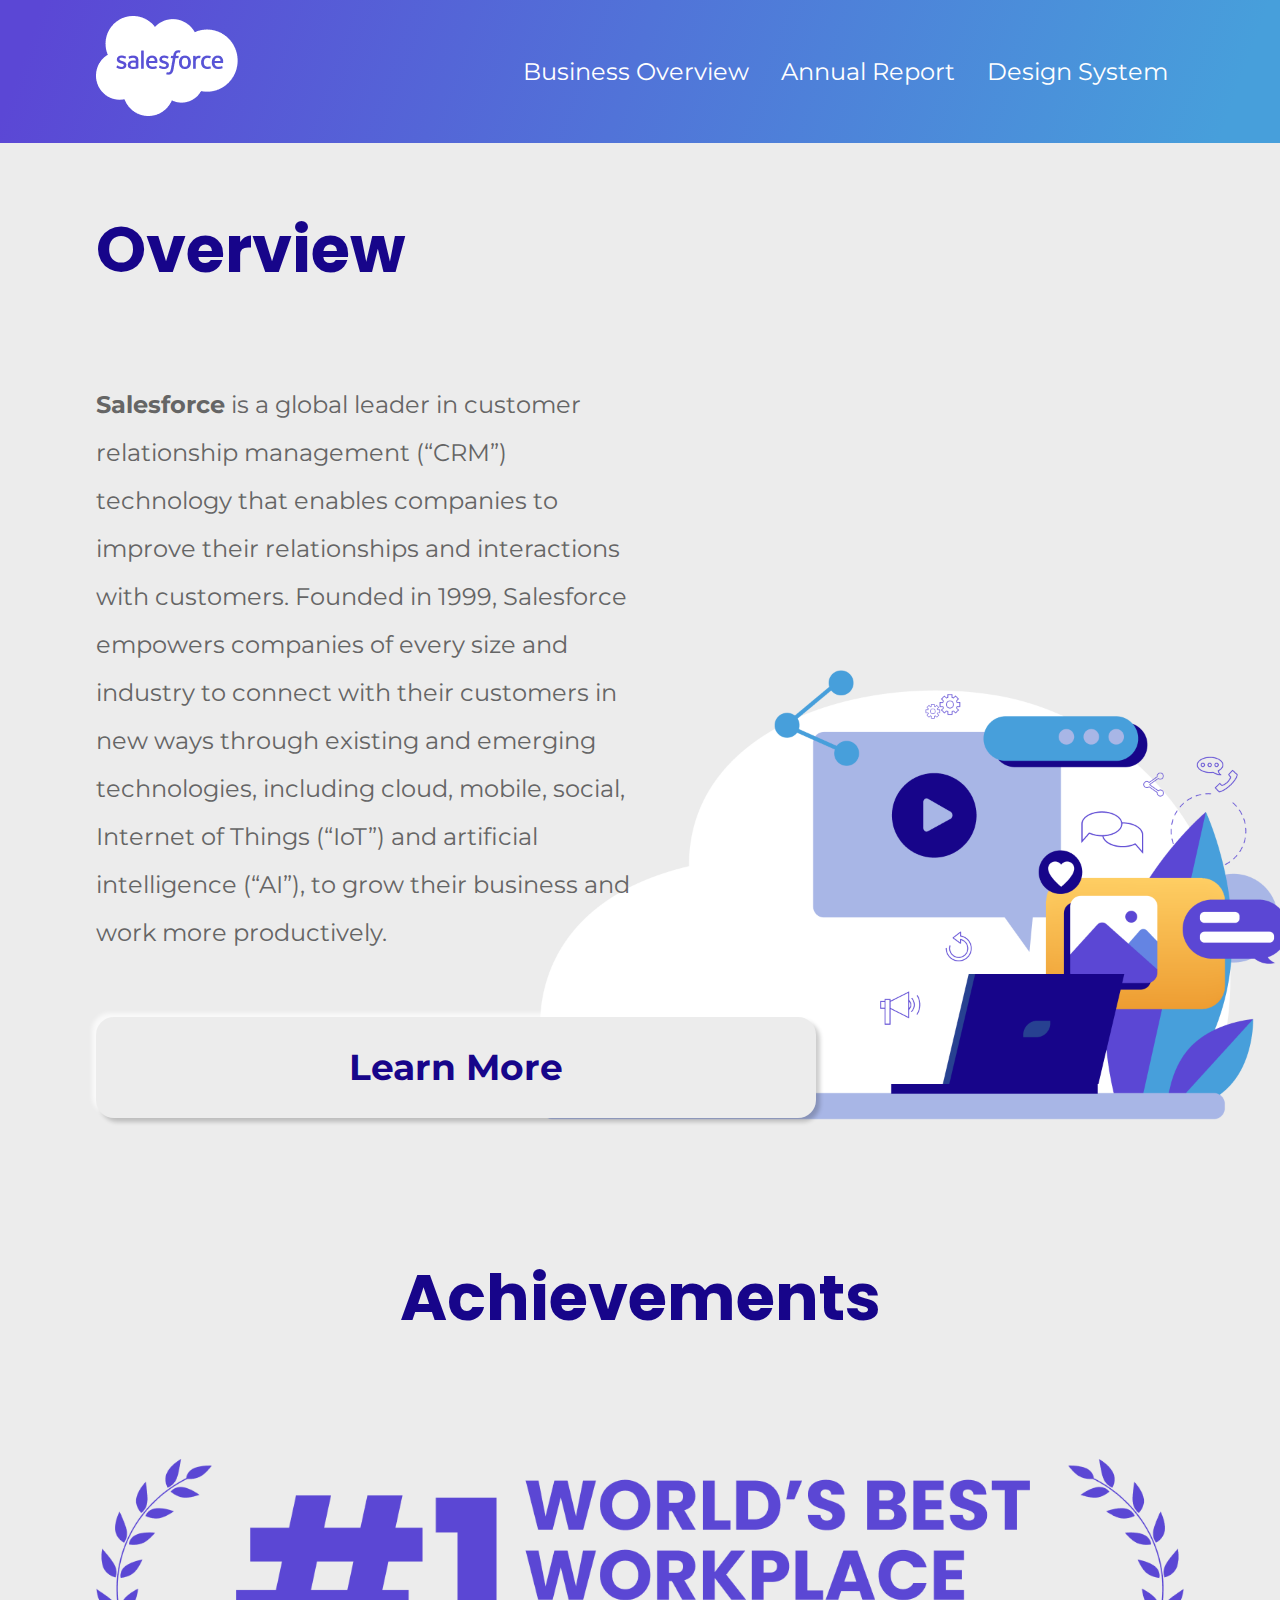
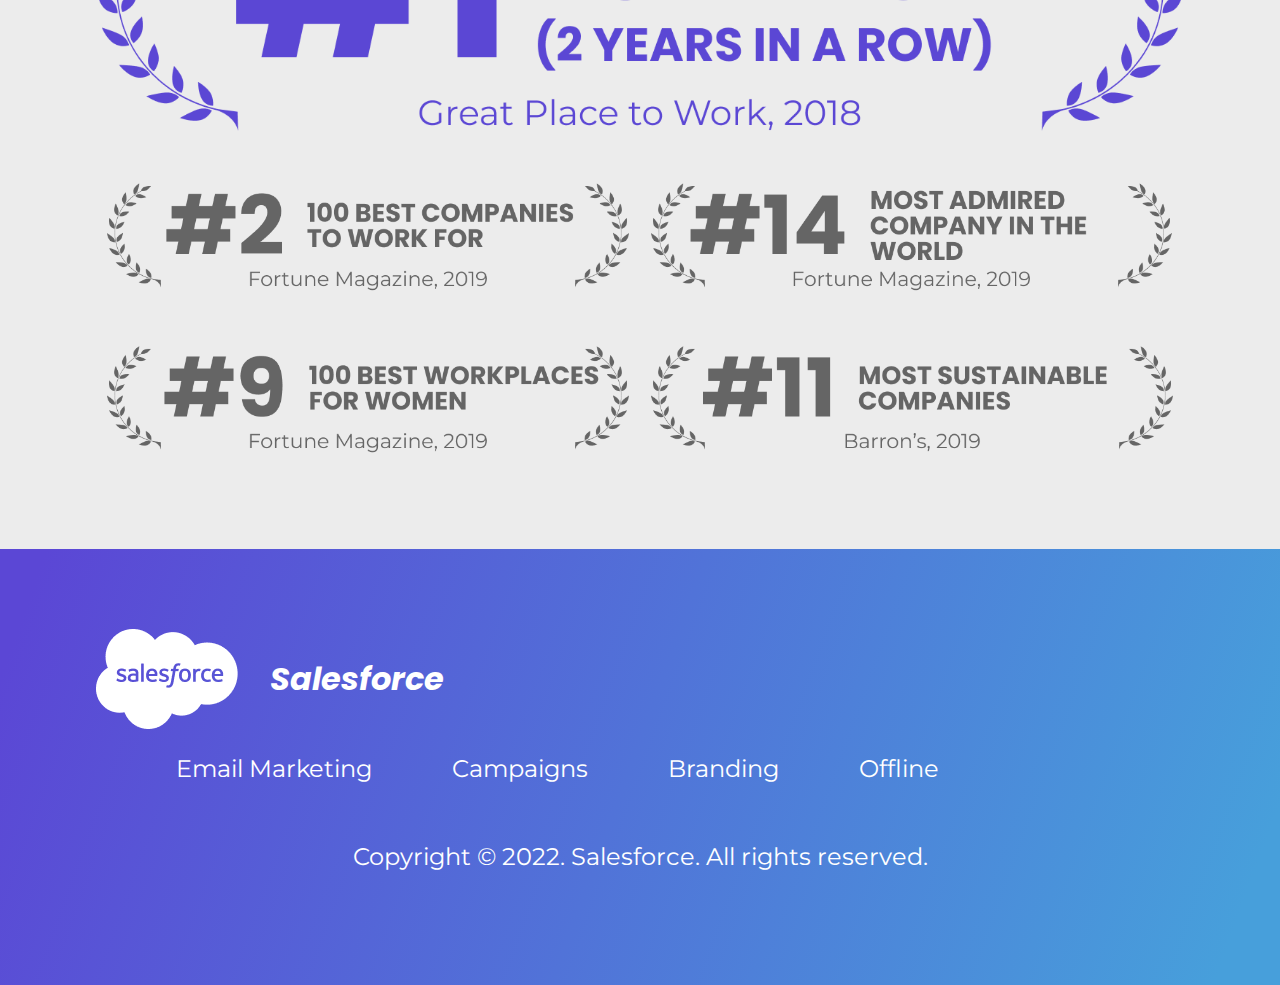
<file: WangY_p2b/index.html>
<!DOCTYPE html>
<html>
    
    <head>
        <meta charset="utf-8">
        <title>Yanfei Wang - project 2 annual report - homepage</title>
        <link rel="stylesheet" href="styles/main.css" type="text/css">
        <meta name="viewpoint" content="width=device-width,initial-scale=1"/>
    </head>
    
    <body>

        <div id="headerbar">
            <div class="container">
                <header>
                    <div class="logo">
                    <img src="images/logo-white.png" alt="logo">
                    </div>
                    <nav>
                        <ul>
                            <li><a href="index.html" target="_blank">Business Overview</a></li>
                            <li><a href="report.html">Annual Report</a></li><li><a href="design.html" target="_blank">Design System</a></li>
                        </ul>
                    </nav>
                </header>
            </div>
            
        </div>

        <div id="hero">
            <div class="container">
                <h1>Overview</h1>
                <p><span>Salesforce</span> is a global leader in customer relationship management (“CRM”) technology that enables companies to improve their relationships and interactions with customers. Founded in 1999, Salesforce empowers companies of every size and industry to connect with their customers in new ways through existing and emerging technologies, including cloud, mobile, social, Internet of Things (“IoT”) and artificial intelligence (“AI”), to grow their business and work more productively.
                </p>
                <a class="button">Learn More</a>
            </div>
        </div>

        <div id="achievements">
            <div class="container">
                <h1>Achievements</h1>
                <img class="top" src="images/achieve-1.png" alt="achievement">
                <div class="prize">
                    <img src="images/achieve-2.png" alt="achievement">
                    <img src="images/achieve-3.png" alt="achievement">
                    <img src="images/achieve-4.png" alt="achievement">
                    <img src="images/achieve-5.png" alt="achievement">
                </div>
            </div>
        </div>

        <div id="footerbar">
            <div class="container">
                <footer>
                    <div class="links">
                        <div class="logoname">
                            <img src="images/logo-white.png" alt="logo">
                            <h2>Salesforce</h2>
                        </div>
                        <ul>
                            <li><a href="#">Email Marketing</a></li>
                            <li><a href="#">Campaigns</a></li>
                            <li><a href="#">Branding</a></li>
                            <li><a href="#">Offline</a></li>
                        </ul>
                    </div>

                    <p>Copyright © 2022. Salesforce. All rights reserved.</p>
                
                </footer>
            
            </div>
        </div>

    </body>
</html>
</file>
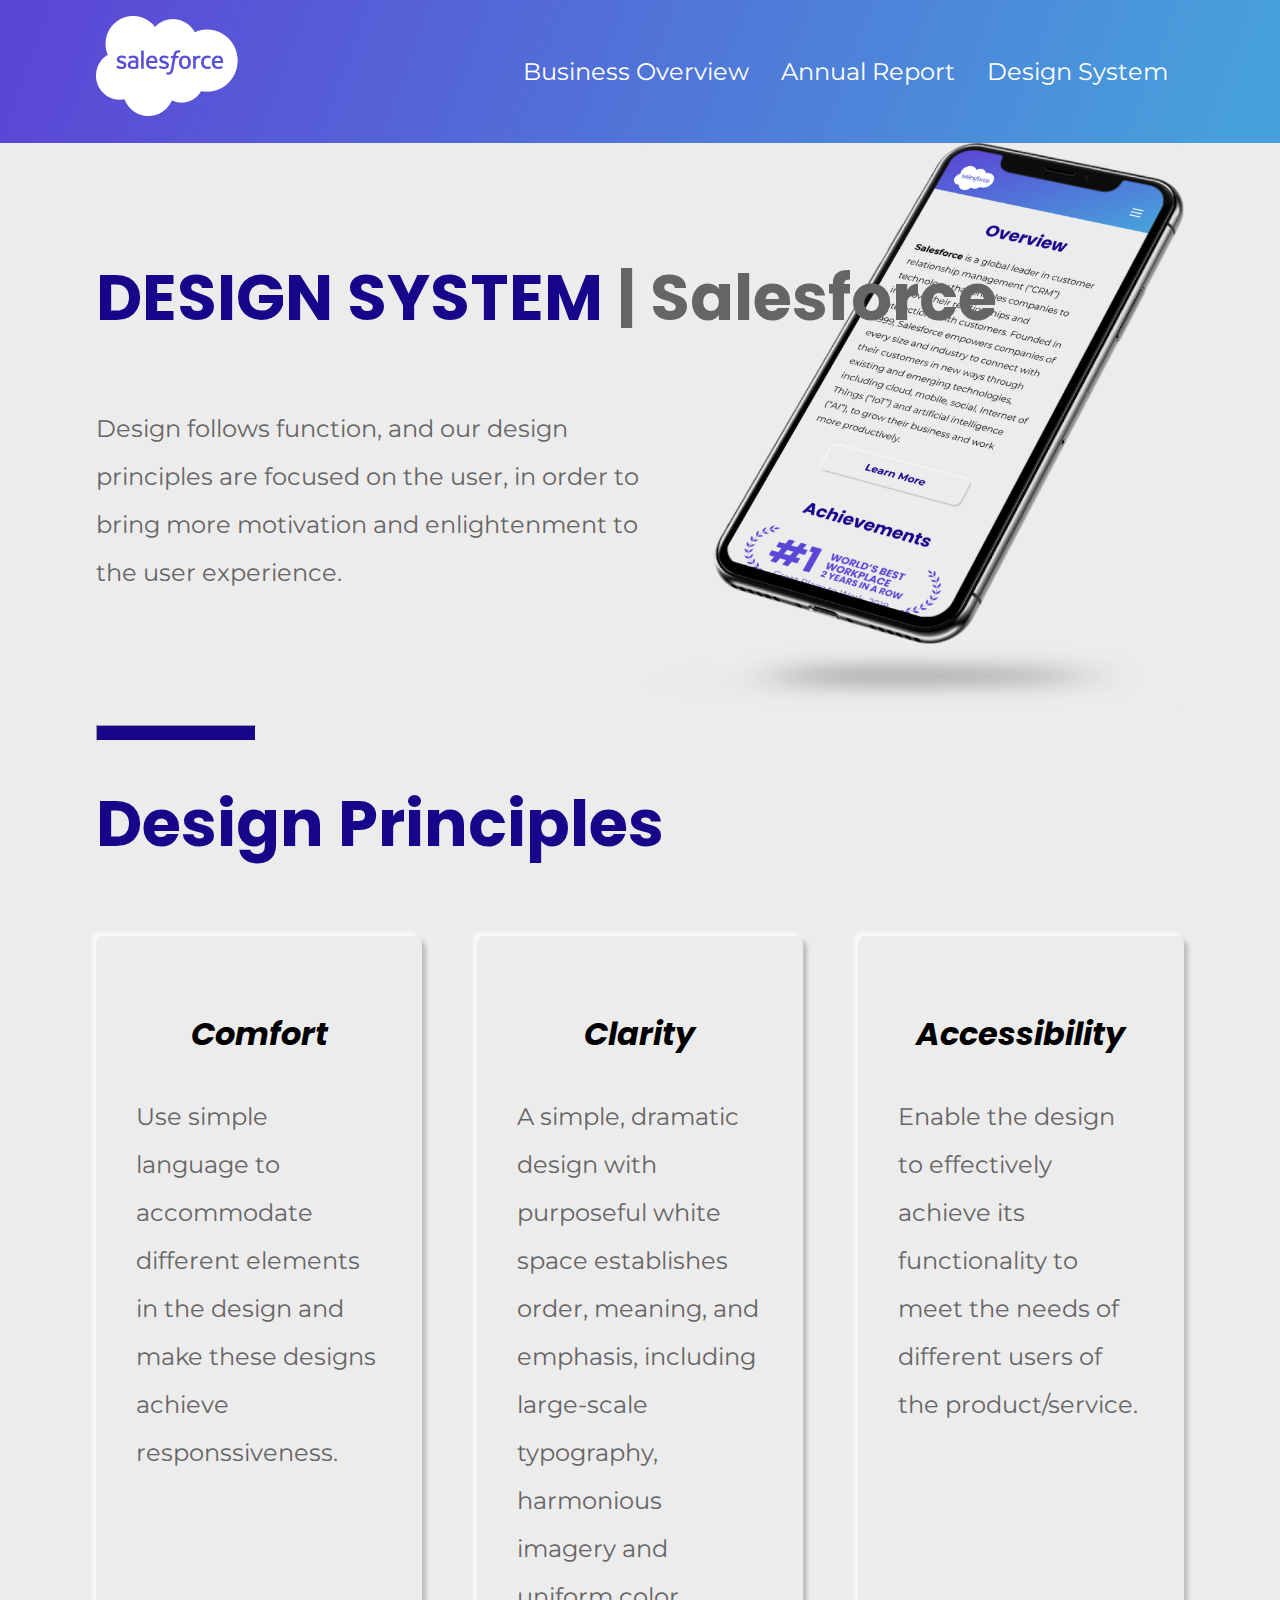
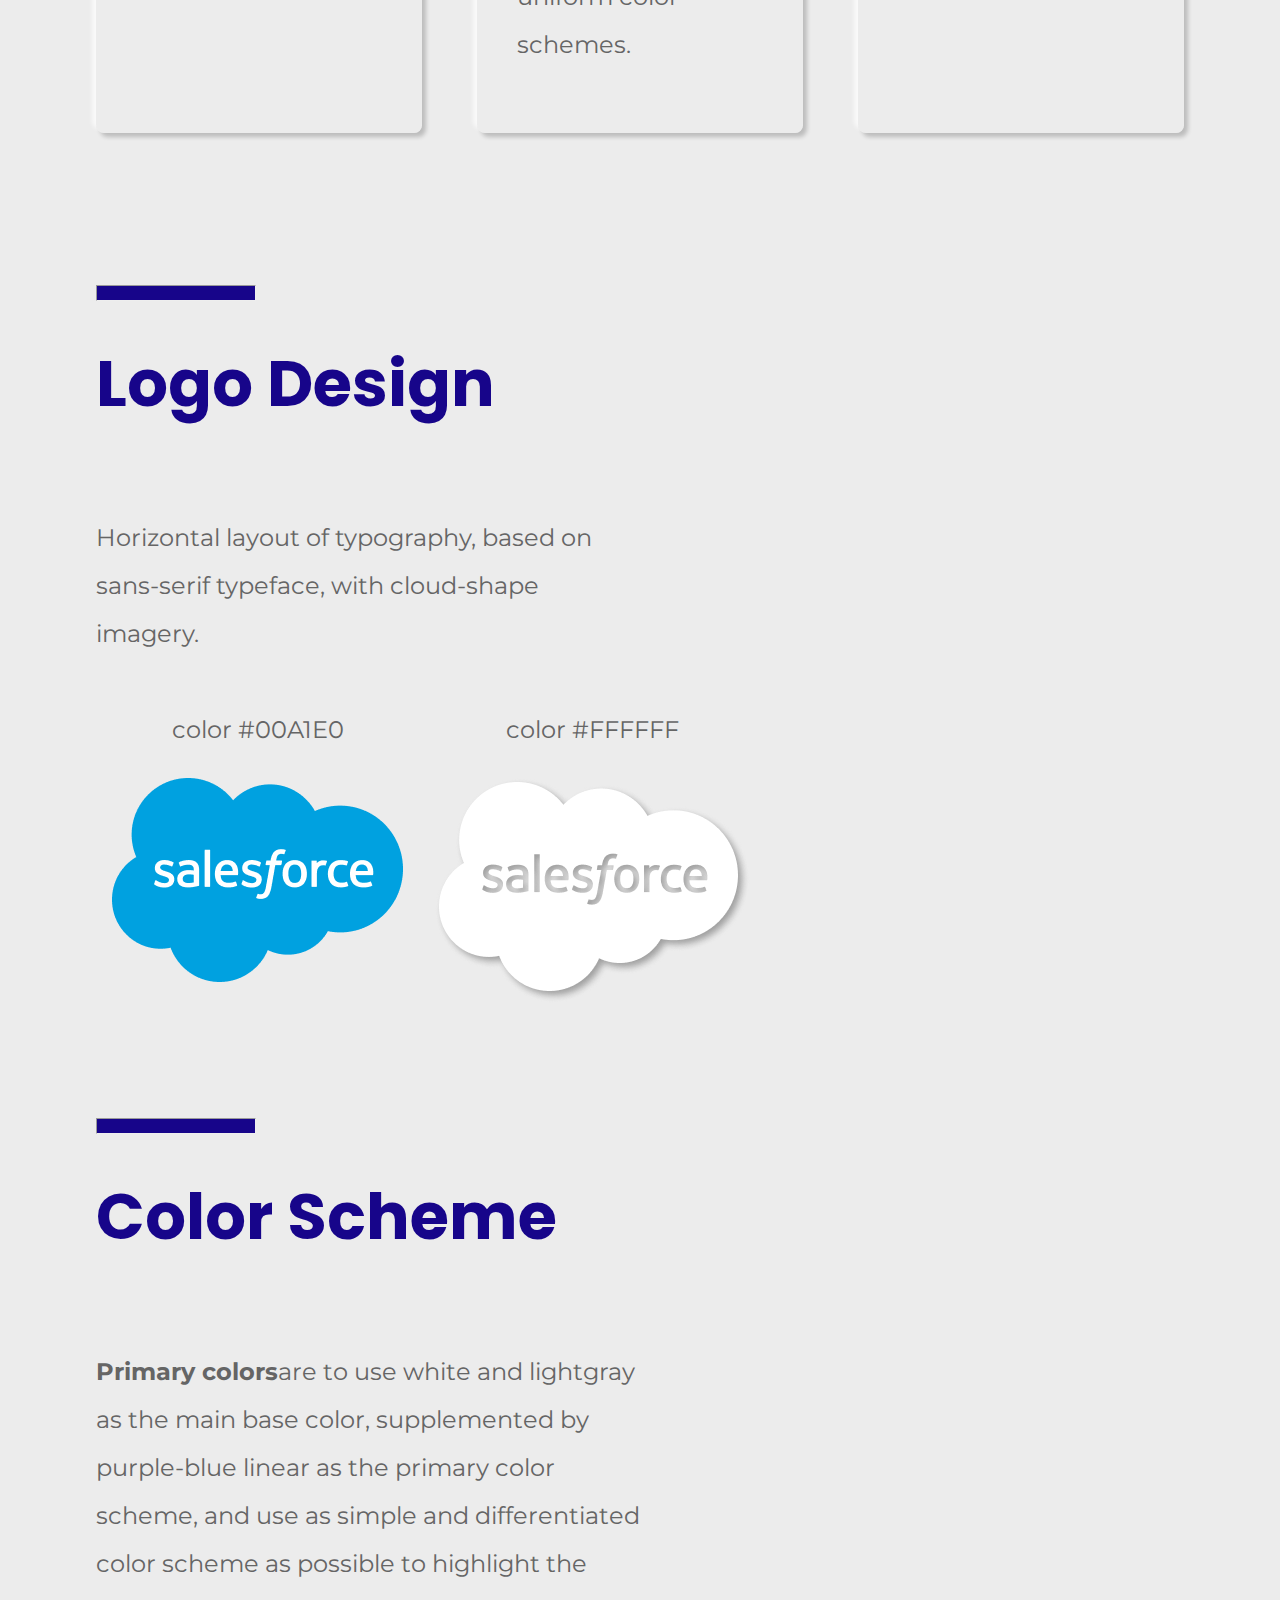
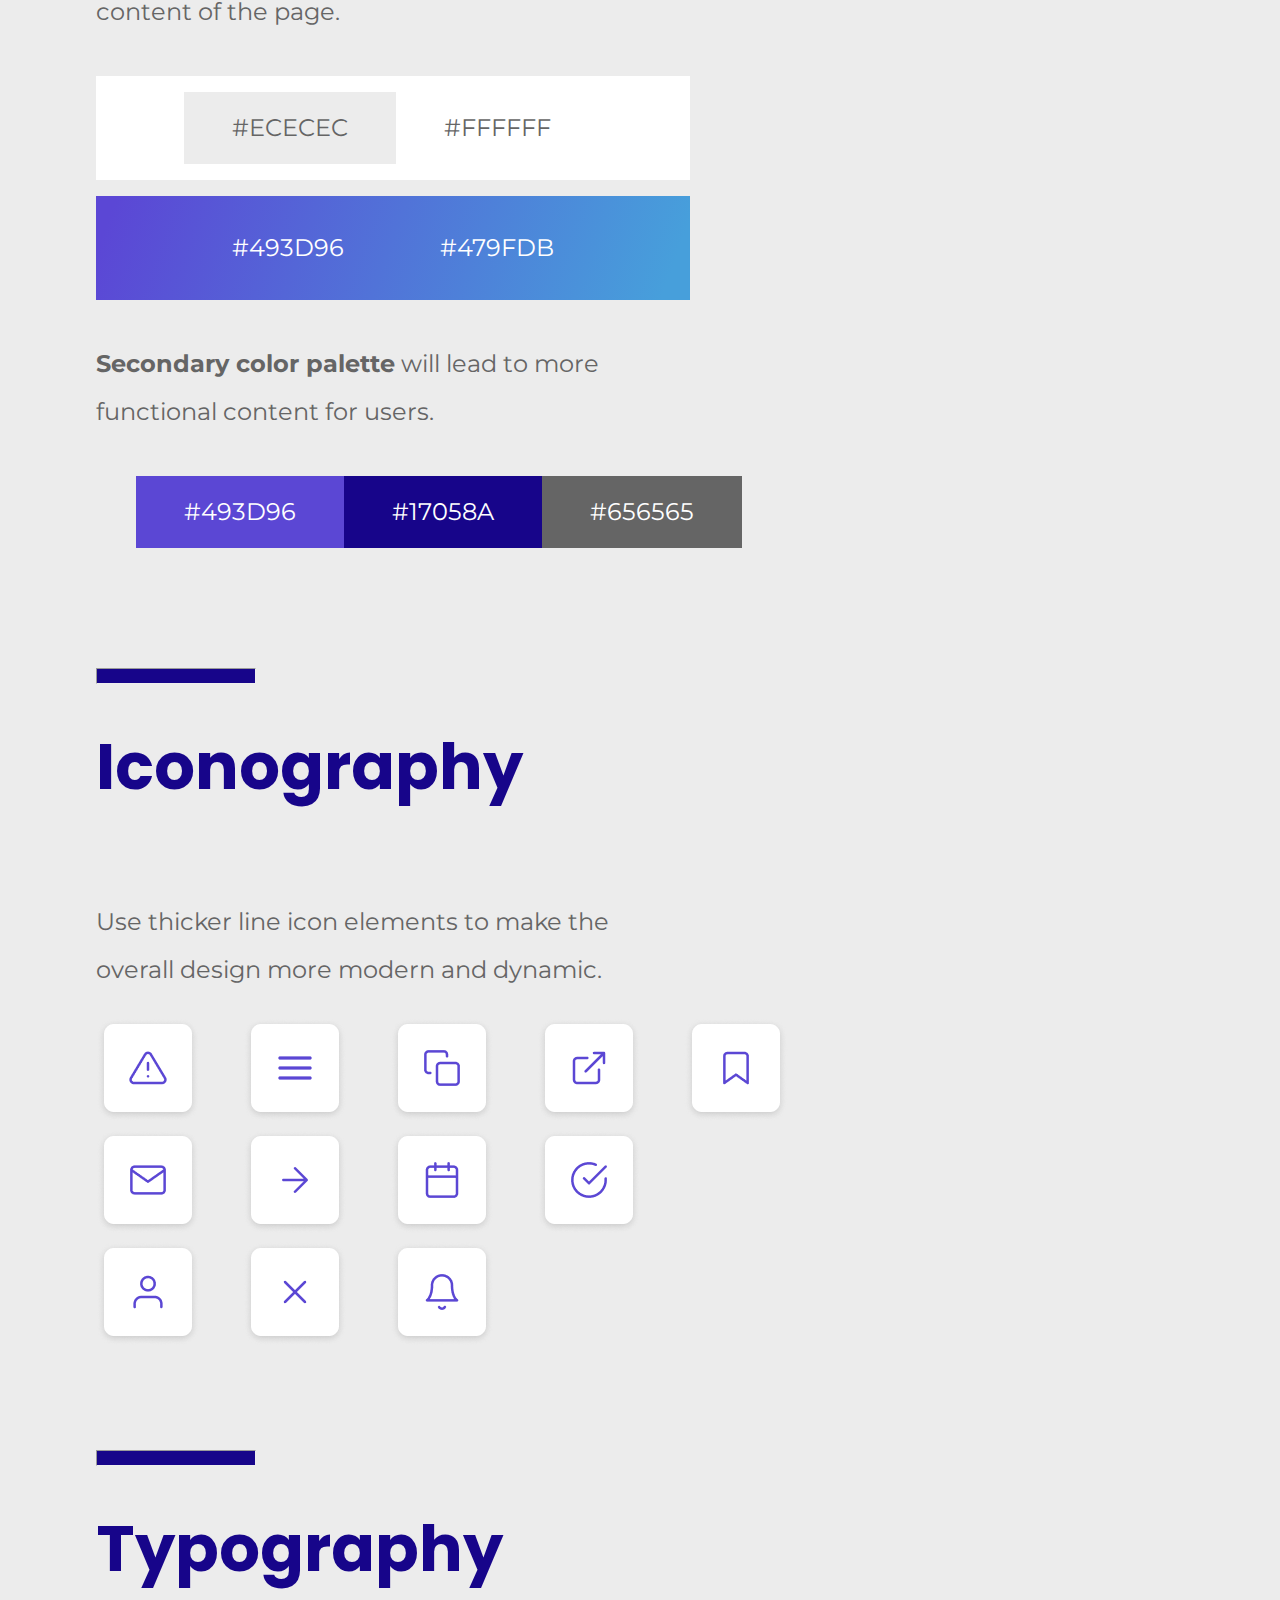
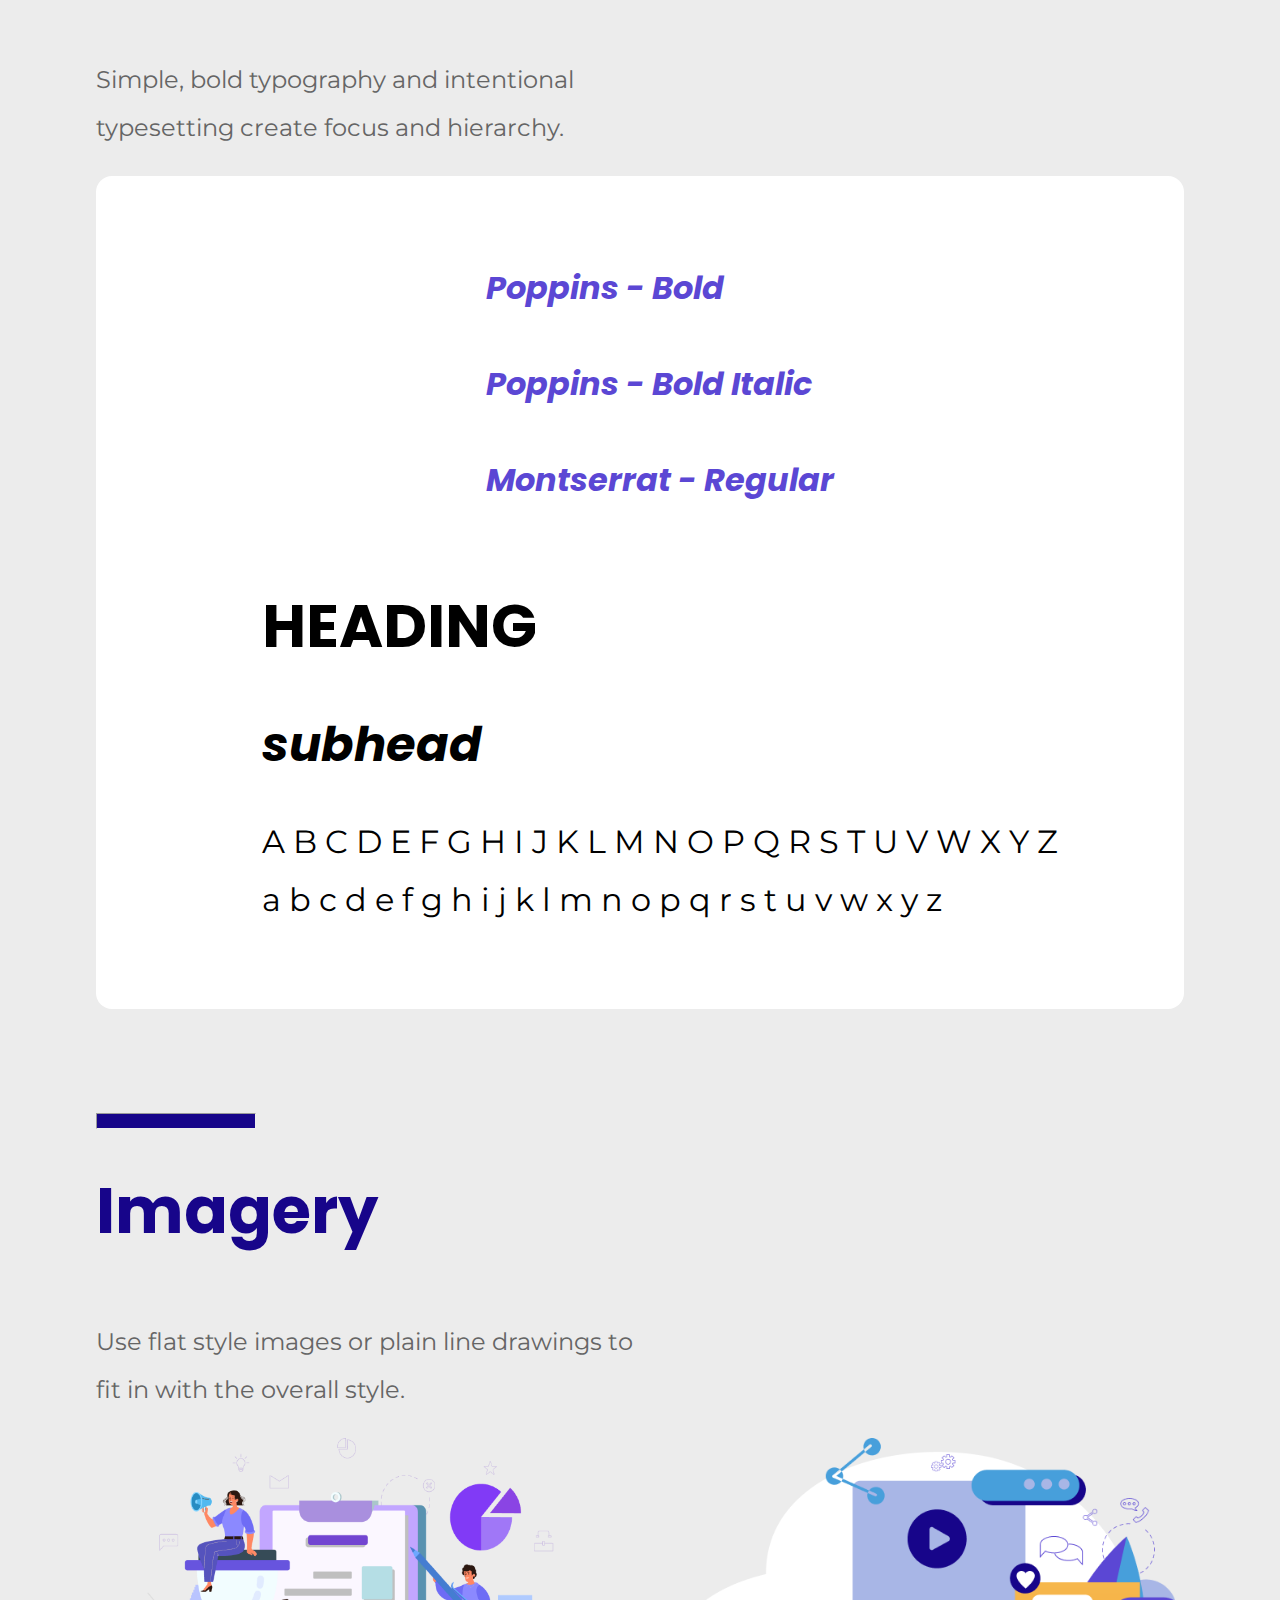
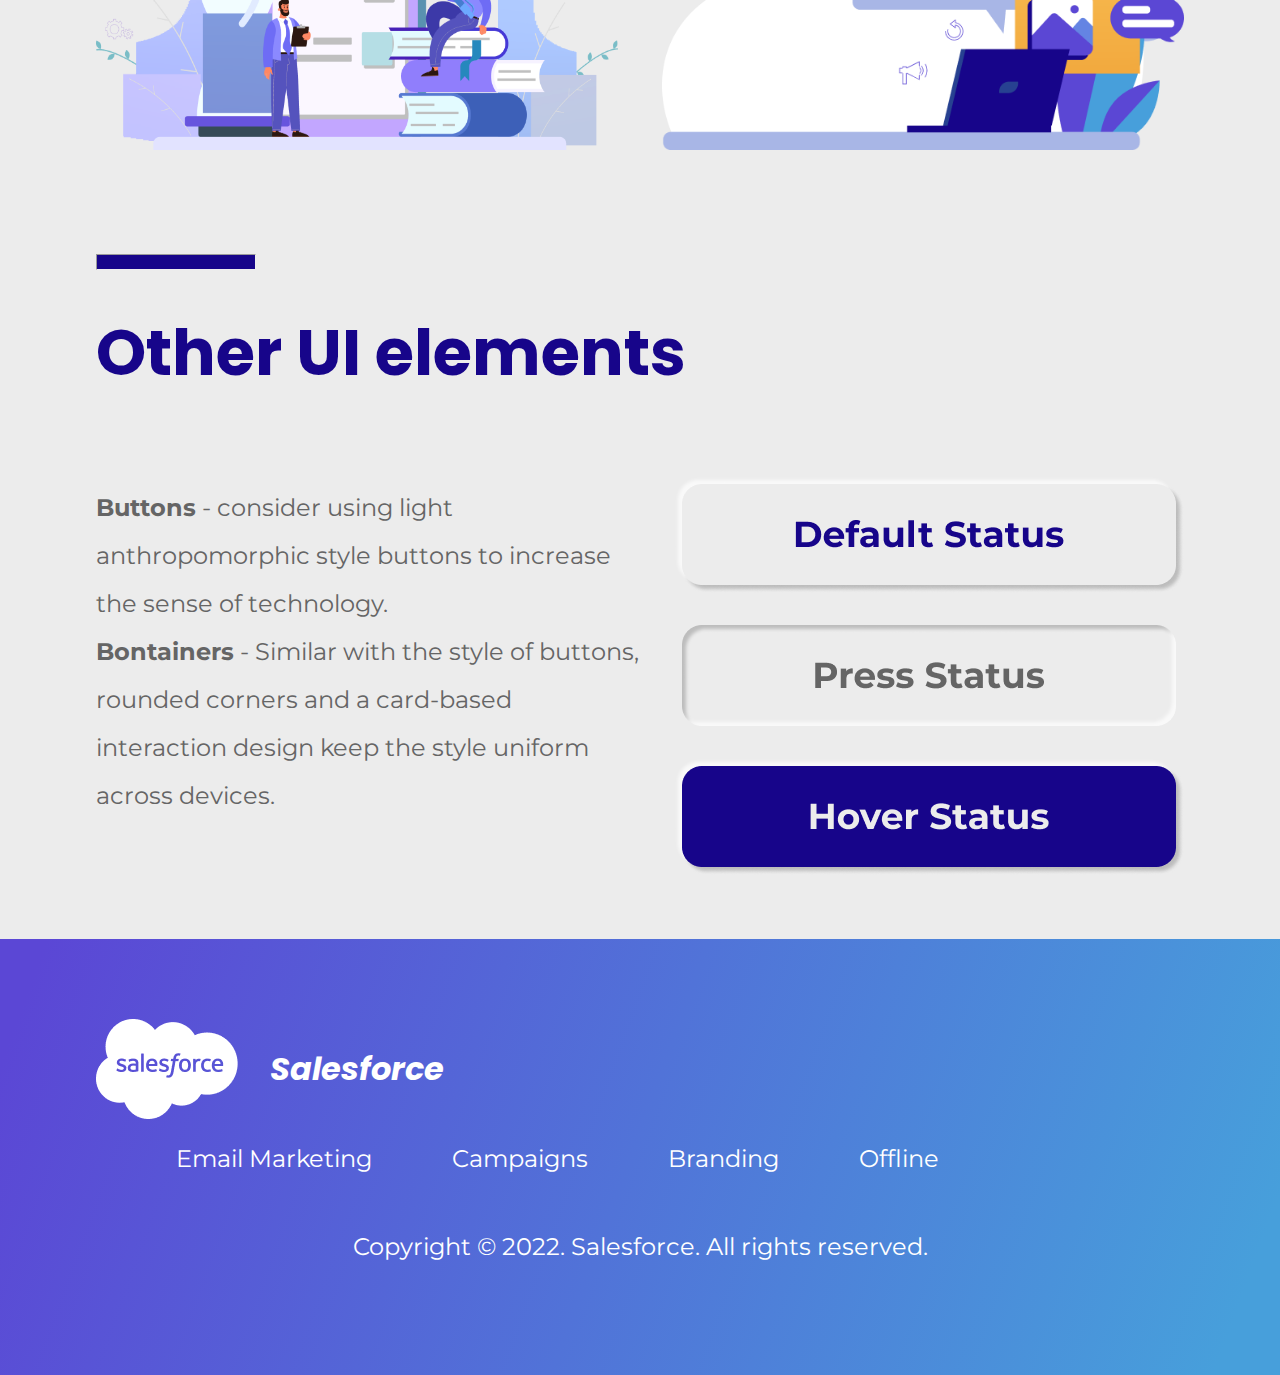
<file: WangY_p2b/design.html>
<!DOCTYPE html>
<html>
    
    <head>
        <meta charset="utf-8">
        <title>Yanfei Wang - project 2 annual report - design system</title>
        <link rel="stylesheet" href="styles/main.css" type="text/css">
        <meta name="viewpoint" content="width=device-width,initial-scale=1"/>
    </head>
    
    <body>

        <div id="headerbar">
            <div class="container">
                <header>
                    <div class="logo">
                    <img src="images/logo-white.png" alt="logo">
                    </div>
    
                    <nav>
                        <ul>
                            <li><a href="index.html" target="_blank">Business Overview</a></li>
                            <li><a href="report.html">Annual Report</a></li><li><a href="design.html" target="_blank">Design System</a></li>
                        </ul>
                    </nav>
                </header>
            </div>
            
        </div>
    
        <div id="audit">
            <div class="container">
                <div class="content">
                    <h1>Design System <span>| salesforce</span></h1>
                    <p class="text">Design follows function, and our design principles are focused on the user, in order to bring more motivation and enlightenment to the user experience.</p>
                </div>

                <div class="content">
                    <hr>
                    <h1>Design Principles</h1>
                    <div class="boxes">
                        <div class="card">
                            <h2>Comfort</h2>
                            <p>Use simple language to accommodate different elements in the design and make these designs achieve responssiveness.
                            </p>
                        </div>
                        <div class="card">
                            <h2>Clarity</h2>
                            <p>A simple, dramatic design with purposeful white space establishes order, meaning, and emphasis, including large-scale typography, harmonious imagery and uniform color schemes.
                            </p>
                        </div>
                        <div class="card">
                            <h2>Accessibility</h2>
                            <p>Enable the design to effectively achieve its functionality to meet the needs of different users of the product/service.</p>
                        </div>
                    </div>
                </div>

                <div class="content">
                    <hr>
                    <h1>Logo Design</h1>
                    <div class="flex">
                        <p class="text">Horizontal layout of typography, based on sans-serif typeface, with cloud-shape imagery.</p>
                        <div class="logos flex">
                            <div class="logo-item">
                                <p>color #00A1E0</p>
                                <img src="images/logo-blue.png" alt="logo">
                            </div>
                            <div class="logo-item">
                                <p>color #FFFFFF</p>
                                <img src="images/logo-white2.png" alt="logo">
                            </div>
                        </div>
                    </div>
                </div>

                <div class="content">
                    <hr>
                    <h1>Color Scheme</h1>
                    <div class="scheme flex">
                        <p class="text"><span>Primary colors</span>are to use white and lightgray as the main base color, supplemented by purple-blue linear as the primary color scheme, and use as simple and differentiated color scheme as possible to highlight the content of the page.
                        </p>
                        <div class="color">
                            <ul class="white">
                                <li class="gray">#ECECEC</li>
                                <li>#FFFFFF</li>
                            </ul>
                            <ul class="linear">
                                <li>#493D96</li>
                                <li>#479FDB</li>
                            </ul>
                        </div>
                    </div>
                    <div class="scheme flex">
                        <p class="text"><span>Secondary color palette</span> will lead to more functional content for users.</p>

                        <div class="color">
                            <ul>
                                <li class="purple">#493D96</li>
                                <li class="darkpurple">#17058A</li>
                                <li class="darkgray">#656565</li>
                            </ul>
                        </div>
                    </div>
                </div>

                <div class="content">
                    <hr>
                    <h1>Iconography</h1>
                    <div class="flex">
                        <p class="text">Use thicker line icon elements to make the overall design more modern and dynamic.</p>
                        <img src="images/icons.png" alt="icons">
                    </div>                   
                </div>

                <div class="content">
                    <hr>
                    <h1>Typography</h1>
                    <p class="text">Simple, bold typography and intentional typesetting create focus and hierarchy.</p>
                    <div class="font flex">
                        <ul>
                            <li>Poppins - Bold</li>
                            <li>Poppins - Bold Italic</li>
                            <li>Montserrat - Regular</li>
                        </ul>      
                        <ul>
                            <li class="heading">HEADING</li>
                            <li class="subhead">subhead</li>
                            <li class="body">A B C D E F G H I J K L M N O P Q R S T U V W X Y Z
                            <br>a b c d e f g h i j k l m n o p q r s t u v w x y z
                            </li>
                        </ul>
                    </div>
                </div>

                <div class="content">
                    <hr>
                    <h1>Imagery</h1>
                    <p class="text">Use flat style images or plain line drawings to fit in with the overall style.</p>
                    <div class="images flex">
                        <img src="images/Vector1.png" alt="img">
                        <img src="images/Vector2.png" alt="img">
                    </div>
                </div>

                <div class="content">
                    <hr>
                    <h1>Other UI elements</h1>
                    <div class="flex">
                        <p class="text"><span>Buttons</span> - consider using light anthropomorphic style buttons to increase the sense of technology.
                        <br><span>Bontainers</span> - Similar with the style of buttons, rounded corners and a card-based interaction design keep the style uniform across devices.</p>

                        <div class="btns">
                            <img src="images/Default.png" alt="button">
                            <img src="images/press.png" alt="button">
                            <img src="images/btn.png" alt="button">
                        </div>
                    </div>
                </div>

            </div>
        </div>


        <div id="footerbar">
            <div class="container">
                <footer>
                    <div class="links">
                        <div class="logoname">
                            <img src="images/logo-white.png" alt="logo">
                            <h2>Salesforce</h2>
                        </div>
                        <ul>
                            <li><a href="#">Email Marketing</a></li>
                            <li><a href="#">Campaigns</a></li>
                            <li><a href="#">Branding</a></li>
                            <li><a href="#">Offline</a></li>
                        </ul>
                    </div>

                    <p>Copyright © 2022. Salesforce. All rights reserved.</p>
                
                </footer>
            
            </div>
        </div>

    </body>
</html>
</file>
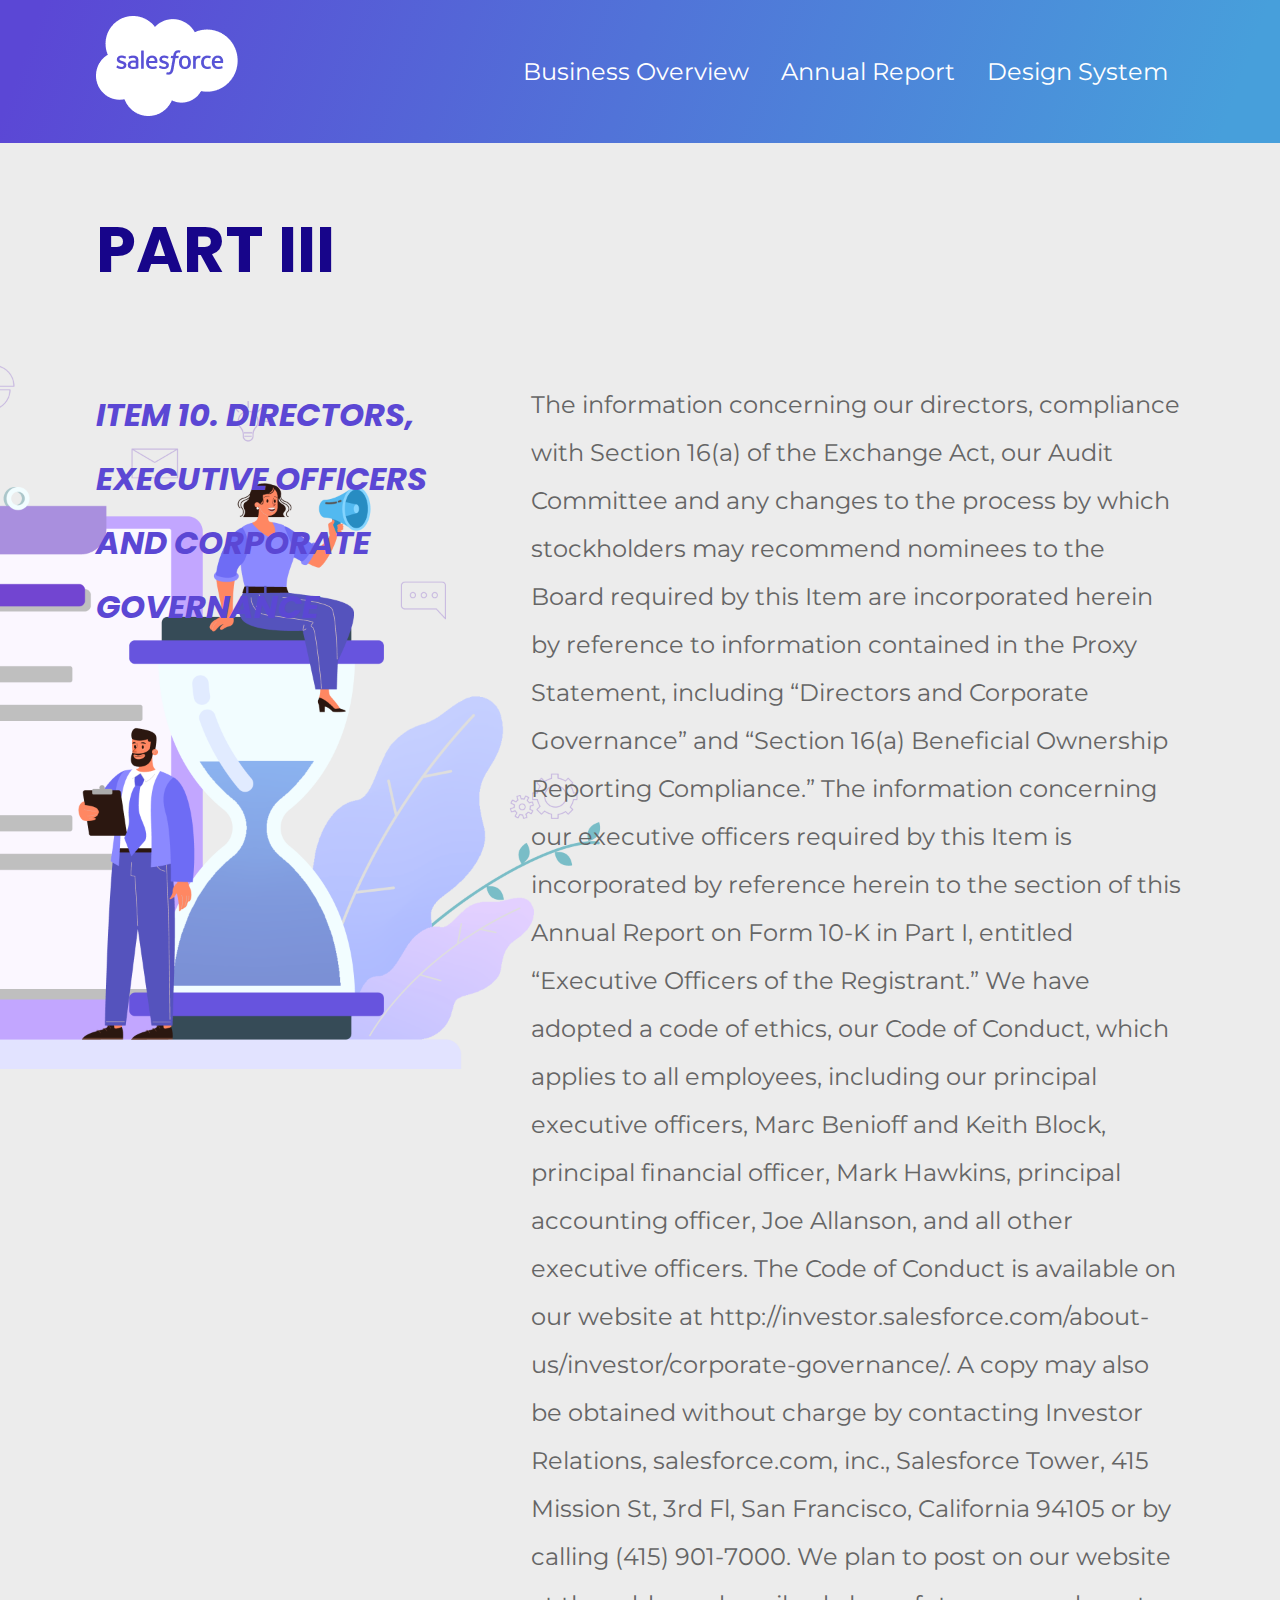
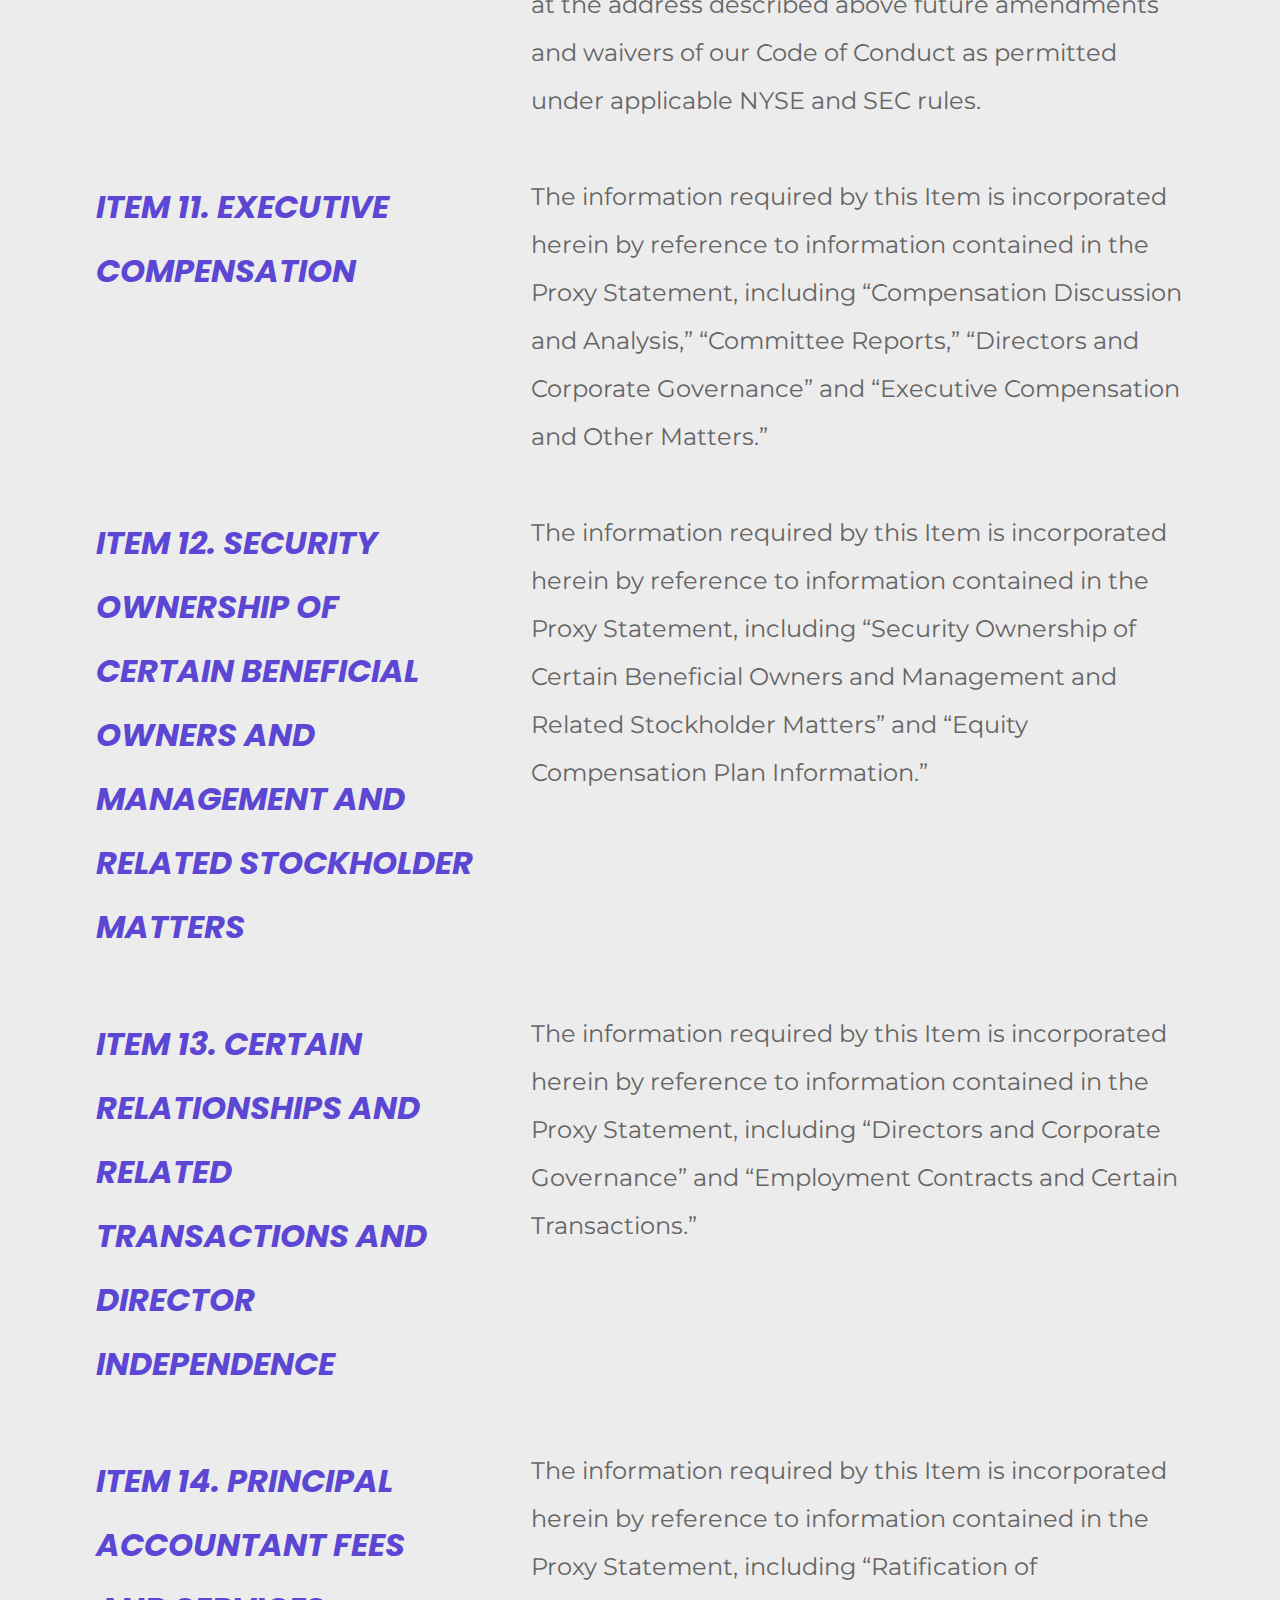
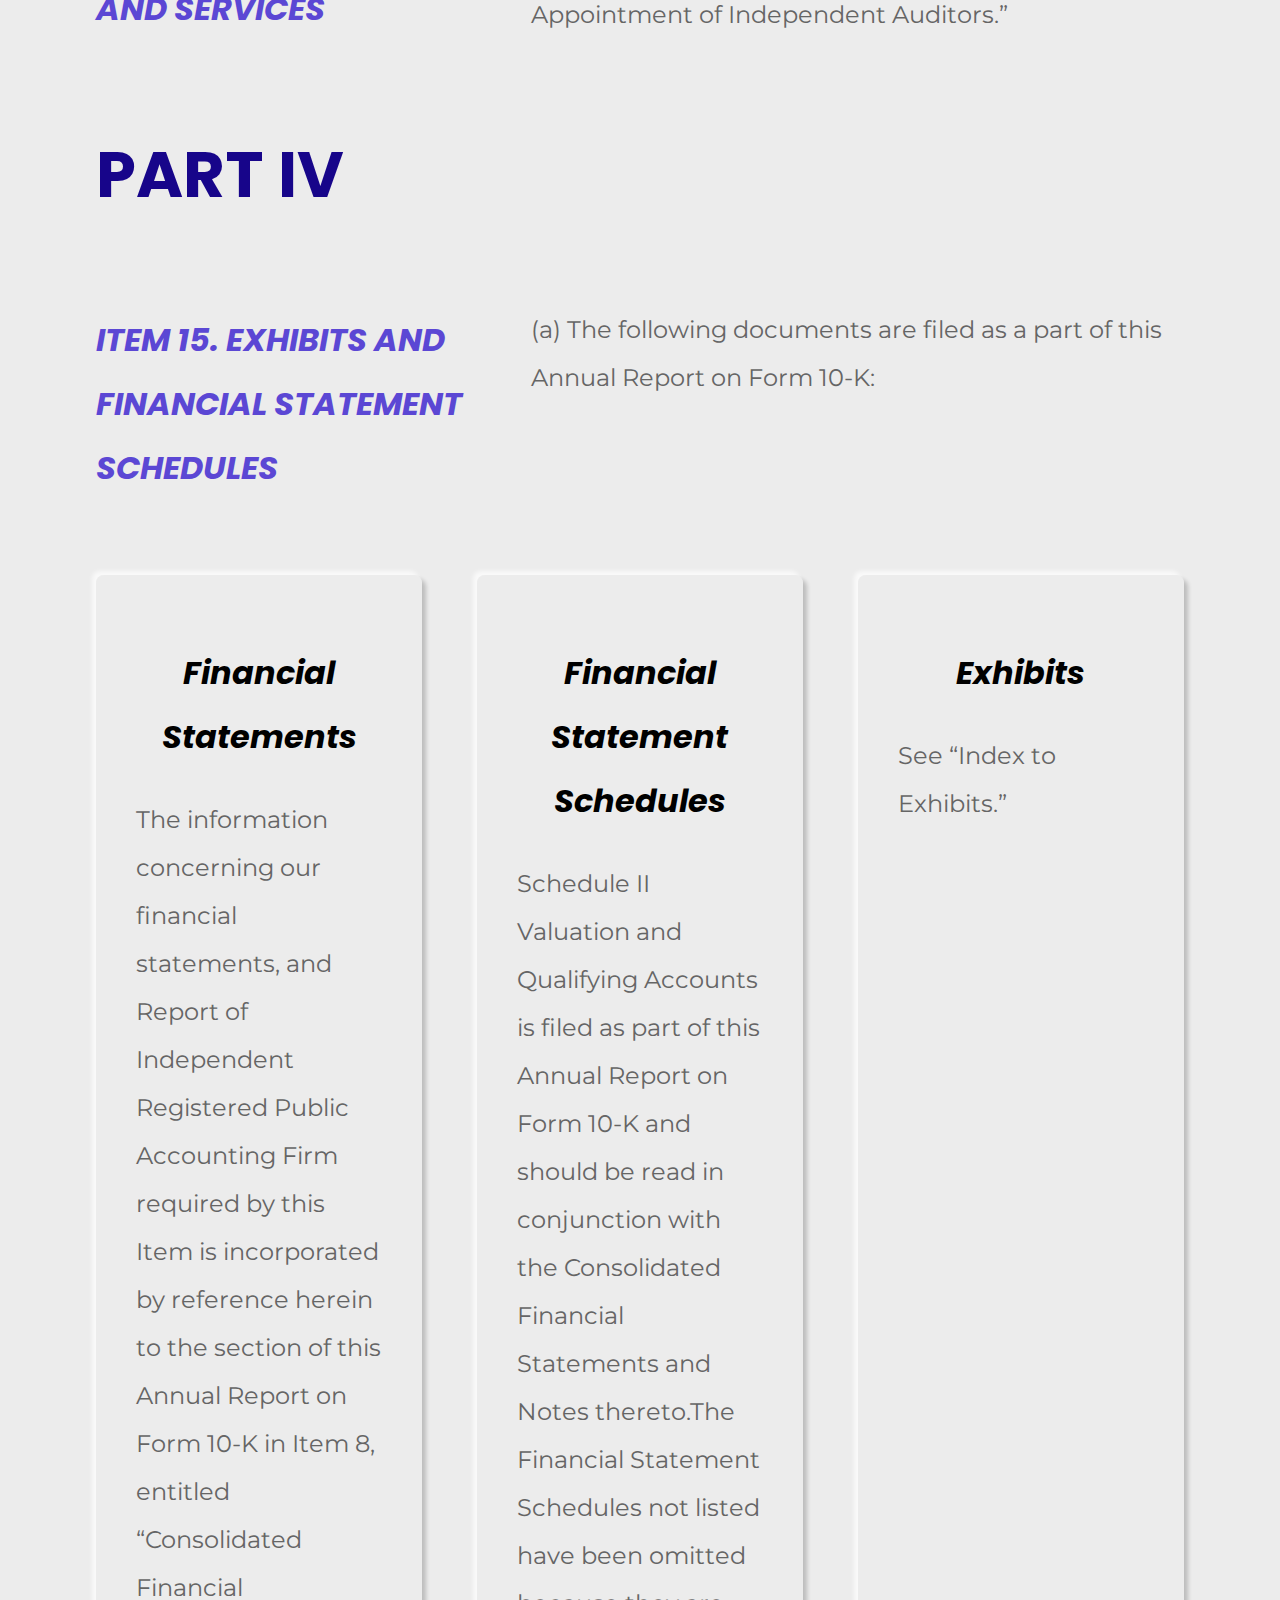
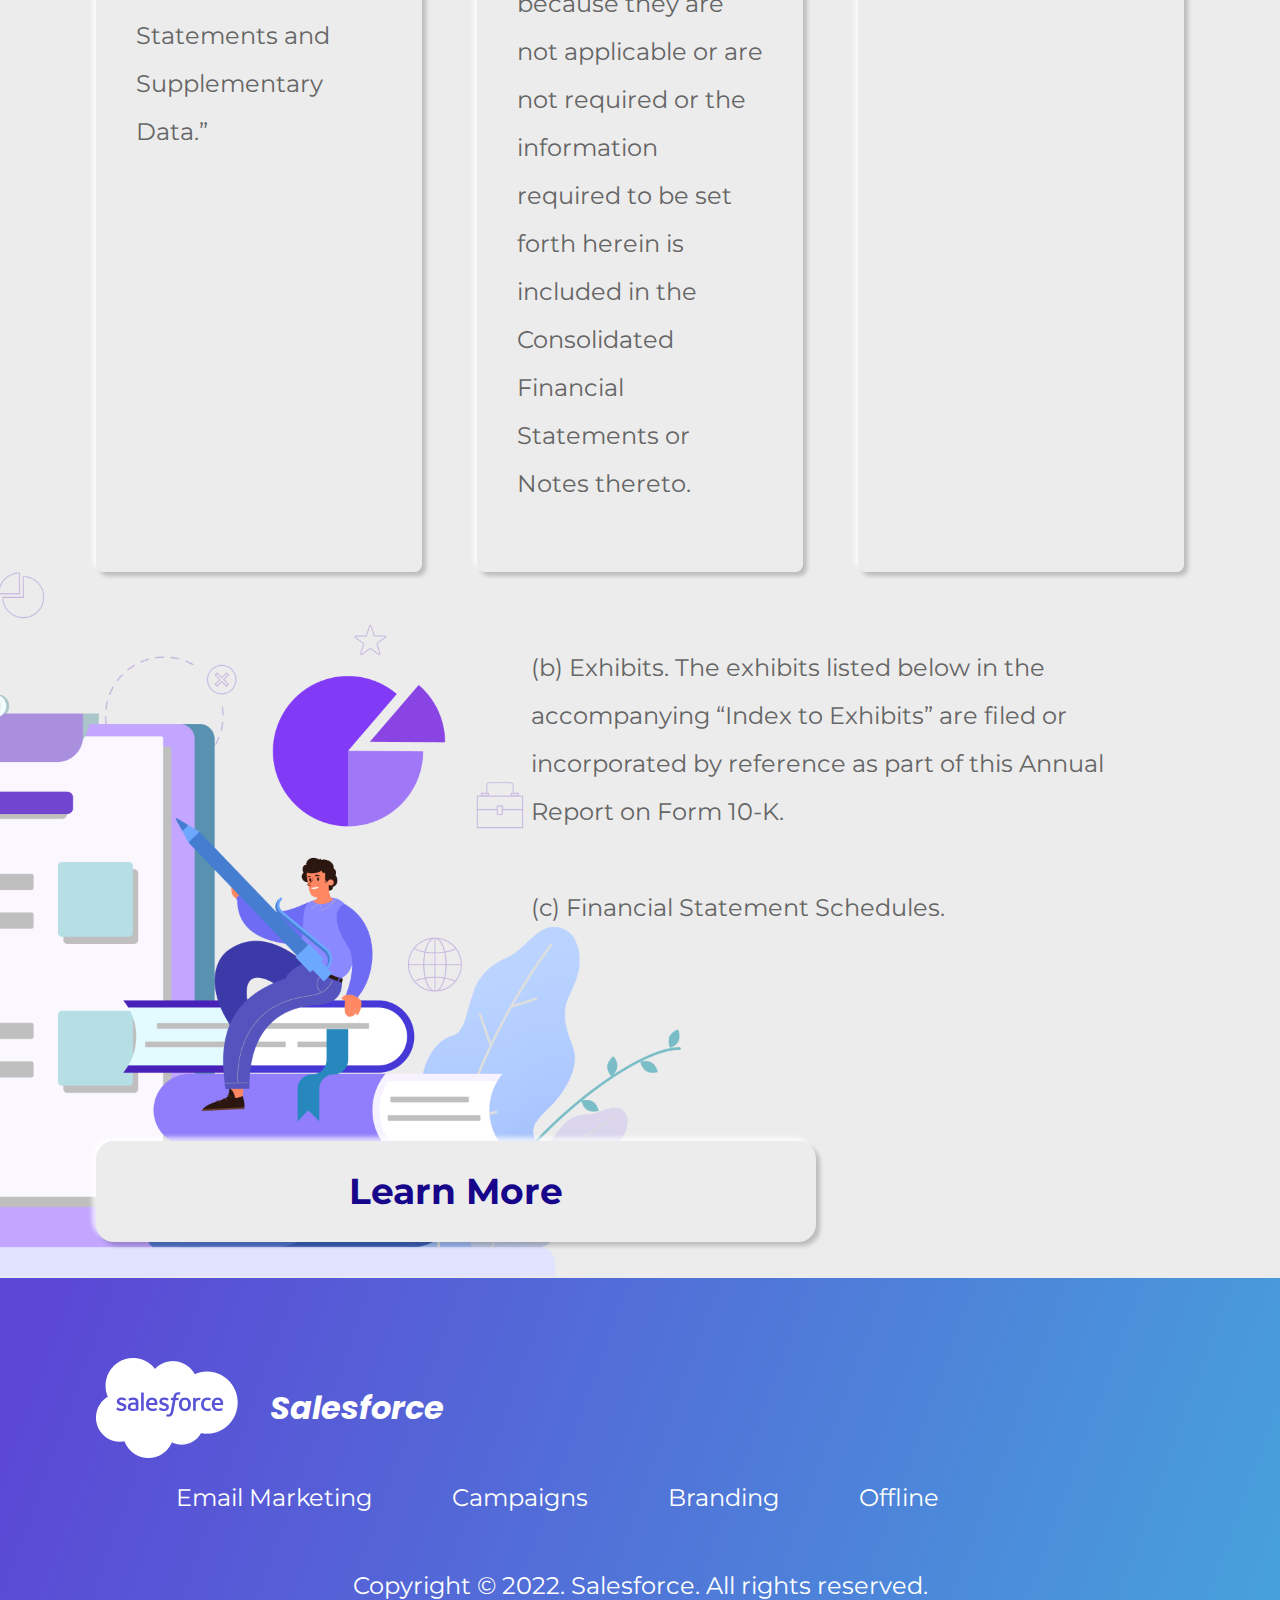
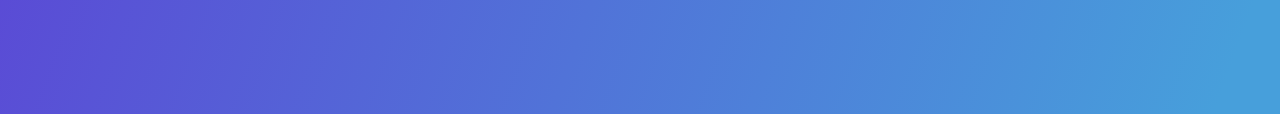
<file: WangY_p2b/report.html>
<!DOCTYPE html>
<html>
    
    <head>
        <meta charset="utf-8">
        <title>Yanfei Wang - project 2 annual report - report page</title>
        <link rel="stylesheet" href="styles/main.css" type="text/css">
        <meta name="viewpoint" content="width=device-width,initial-scale=1"/>
    </head>
    
    <body>

        <div id="headerbar">
            <div class="container">
                <header>
                    <div class="logo">
                    <img src="images/logo-white.png" alt="logo">
                    </div>
    
                    <nav>
                        <ul>
                            <li><a href="index.html" target="_blank">Business Overview</a></li>
                            <li><a href="report.html">Annual Report</a></li><li><a href="design.html" target="_blank">Design System</a></li>
                        </ul>
                    </nav>
                </header>
            </div>
            
        </div>

        <div id="partiii">
            <div class="container">
                <h1>PART III</h1>
                <div class="item">
                    <h2>ITEM 10. DIRECTORS, EXECUTIVE OFFICERS AND CORPORATE GOVERNANCE</h2>
                    <p>The information concerning our directors, compliance with Section 16(a) of the Exchange Act, our Audit Committee and any changes to the process by which stockholders may recommend nominees to the Board required by this Item are incorporated herein by reference to information contained in the Proxy Statement, including “Directors and Corporate Governance” and “Section 16(a) Beneficial Ownership Reporting Compliance.”
                        The information concerning our executive officers required by this Item is incorporated by reference herein to the section of this Annual Report on Form 10-K in Part I, entitled “Executive Officers of the Registrant.”
                        We have adopted a code of ethics, our Code of Conduct, which applies to all employees, including our principal executive officers, Marc Benioff and Keith Block, principal financial officer, Mark Hawkins, principal accounting officer, Joe Allanson, and all other executive officers. The Code of Conduct is available on our website at http://investor.salesforce.com/about-us/investor/corporate-governance/. A copy may also be obtained without charge by contacting Investor Relations, salesforce.com, inc., Salesforce Tower, 415 Mission St, 3rd Fl, San Francisco, California 94105 or by calling (415) 901-7000.
                        We plan to post on our website at the address described above future amendments and waivers of our Code of Conduct as permitted under applicable NYSE and SEC rules.</p>
                </div>

                <div class="item">
                    <h2>ITEM 11. EXECUTIVE COMPENSATION</h2>
                    <p>The information required by this Item is incorporated herein by reference to information contained in the Proxy Statement, including “Compensation Discussion and Analysis,” “Committee Reports,” “Directors and Corporate Governance” and “Executive Compensation and Other Matters.”</p>
                </div>

                <div class="item">
                    <h2>ITEM 12. SECURITY OWNERSHIP OF CERTAIN BENEFICIAL OWNERS AND MANAGEMENT AND RELATED STOCKHOLDER MATTERS</h2>
                    <p>The information required by this Item is incorporated herein by reference to information contained in the Proxy Statement, including “Security Ownership of Certain Beneficial Owners and Management and Related Stockholder Matters” and “Equity Compensation Plan Information.”</p>
                </div>

                <div class="item">
                    <h2>ITEM 13. CERTAIN RELATIONSHIPS AND RELATED TRANSACTIONS AND DIRECTOR INDEPENDENCE</h2>
                    <p>The information required by this Item is incorporated herein by reference to information contained in the Proxy Statement, including “Directors and Corporate Governance” and “Employment Contracts and Certain Transactions.”</p>
                </div>

                <div class="item">
                    <h2>ITEM 14. PRINCIPAL ACCOUNTANT FEES AND SERVICES</h2>
                    <p>The information required by this Item is incorporated herein by reference to information contained in the Proxy Statement, including “Ratification of Appointment of Independent Auditors.”</p>
                </div>
            </div>
        </div>

        <div id="partiv">
            <div class="container">
                <h1>PART IV</h1>
                <div class="item">
                    <h2>ITEM 15. EXHIBITS AND FINANCIAL STATEMENT SCHEDULES</h2>
                    <p>(a) The following documents are filed as a part of this Annual Report on Form 10-K:</p>
                </div>

                <div class="boxes">
                    <div class="card">
                        <h2>Financial Statements</h2>
                        <p>The information concerning our financial statements, and Report of Independent Registered Public Accounting Firm required by this Item is incorporated by reference herein to the section of this Annual Report on Form 10-K in Item 8, entitled “Consolidated Financial Statements and Supplementary Data.”</p>
                    </div>

                    <div class="card">
                        <h2>Financial Statement Schedules</h2>
                        <p>Schedule II Valuation and Qualifying Accounts is filed as part of this Annual Report on Form 10-K and should be read in conjunction with the Consolidated Financial Statements and Notes thereto.The Financial Statement Schedules not listed have been omitted because they are not applicable or are not required or the information required to be set forth herein is included in the Consolidated Financial Statements or Notes thereto.</p>
                    </div>

                    <div class="card">
                        <h2>Exhibits</h2>
                        <p>See “Index to Exhibits.”</p>
                    </div>
                </div>

                <div class="item">
                    <h2> </h2>
                    <p>(b) Exhibits. The exhibits listed below in the accompanying “Index to Exhibits” are filed or incorporated by reference as part of this Annual Report on Form 10-K.</p>
                </div> 

                <div class="item">
                    <h2> </h2>
                    <p>(c) Financial Statement Schedules.
                    </p>
                </div>

                <div class="item">
                    <h2> </h2>
                    <a class="button">Learn More</a>
                </div>               
            </div>
        </div>

        <div id="footerbar">
            <div class="container">
                <footer>
                    <div class="links">
                        <div class="logoname">
                            <img src="images/logo-white.png" alt="logo">
                            <h2>Salesforce</h2>
                        </div>
                        <ul>
                            <li><a href="#">Email Marketing</a></li>
                            <li><a href="#">Campaigns</a></li>
                            <li><a href="#">Branding</a></li>
                            <li><a href="#">Offline</a></li>
                        </ul>
                    </div>

                    <p>Copyright © 2022. Salesforce. All rights reserved.</p>
                
                </footer>
            
            </div>
        </div>

    </body>
</html>
</file>
<file: WangY_p2b/styles/main.css>
@import url("https://fonts.googleapis.com/css2?family=Montserrat:wght@400;700&family=Poppins:ital,wght@0,700;1,700&display=swap");
#achievements .prize, #achievements h1, #headerbar, #footerbar, body {
  padding: 0;
  margin: 0;
}

#audit .container .content .btns, #audit .container .content .font ul, #footerbar footer, .container {
  display: flex;
  flex-flow: column wrap;
}

#audit .container .content .scheme .color ul, #audit .container .content .flex, .boxes, .item, #footerbar footer .links ul, #footerbar footer .links .logoname, #footerbar footer .links, #achievements .prize, #headerbar header nav ul, #headerbar header {
  display: flex;
  flex-flow: row wrap;
}

.boxes .card, .button {
  box-shadow: -4px -4px 4px rgba(255, 255, 255, 0.7), 4px 4px 4px rgba(0, 0, 0, 0.2);
  border-radius: 0.5em;
}

html {
  box-sizing: border-box;
  font-size: 100%;
}

*, *:before, *:after {
  box-sizing: inherit;
}

body {
  color: #656565;
  font: 400 1em/200% "Montserrat", "Poppins", sans-serif;
  background: #ECECEC;
}

#headerbar, #footerbar {
  background: linear-gradient(110deg, #5B47D5 3.23%, #479FDB 95.43%);
}

.container {
  margin: 0 auto;
  max-width: 85%;
}

h1 {
  font-family: "Poppins", sans-serif;
  font-weight: 700;
  font-size: 4em;
  line-height: 200%;
  color: #17058A;
}

#audit .container .content .font ul li, h2 {
  font-family: "Poppins", sans-serif;
  font-weight: 700;
  font-size: 2em;
  line-height: 200%;
  font-style: italic;
  color: #5B47D4;
}

#audit .container .content .scheme .color ul li, #footerbar footer .links ul li a, #headerbar header nav ul li a, p {
  font-family: "Montserrat", sans-serif;
  font-weight: 400;
  font-size: 1.5em;
  line-height: 200%;
  color: #656565;
}

span {
  font-weight: 700;
}

a {
  text-decoration: none;
}

.button {
  width: 20em;
  height: -webkit-fit-content;
  height: -moz-fit-content;
  height: fit-content;
  padding: 0.5em;
  margin: 1em 0;
  font-family: "Montserrat", sans-serif;
  font-weight: 700;
  font-size: 2.25em;
  line-height: 180%;
  text-align: center;
  color: #17058A;
  background-color: #ECECEC;
}
.button:hover {
  background: #17058A;
  color: #fff;
}
.button:active {
  background-color: #ECECEC;
  box-shadow: inset -4px -4px 4px rgba(255, 255, 255, 0.7), inset 4px 4px 4px rgba(0, 0, 0, 0.2);
  color: #656565;
}

li {
  list-style: none;
}

/* homepage */
#headerbar header {
  justify-content: space-between;
  align-items: center;
}
#headerbar header .logo {
  margin: 1em 0;
}
#headerbar header nav ul {
  justify-content: space-between;
}
#headerbar header nav ul li {
  padding: 1em;
}
#headerbar header nav ul li a {
  color: #fff;
}
#headerbar header nav ul li a:hover {
  font-style: italic;
  font-weight: 700;
  border-bottom: solid 0.2em #fff;
}

#hero {
  background: url(../images/herobg.png) right bottom no-repeat;
  background-size: contain;
}
#hero p {
  width: 50%;
}

#achievements {
  margin: 5rem 0;
}
#achievements h1 {
  text-align: center;
}
#achievements img.top {
  width: 100%;
}
#achievements .prize {
  justify-content: space-around;
}
#achievements .prize img {
  width: 48%;
}

#footerbar footer {
  justify-content: center;
  align-items: center;
  margin: 5em auto;
  padding: 0;
}
#footerbar footer .links {
  justify-content: space-between;
  align-items: center;
}
#footerbar footer .links .logoname {
  align-items: center;
}
#footerbar footer .links .logoname img {
  height: -webkit-fit-content;
  height: -moz-fit-content;
  height: fit-content;
}
#footerbar footer .links .logoname h2 {
  color: #fff;
  margin: 0 1em;
}
#footerbar footer .links ul {
  justify-content: space-around;
  align-items: center;
}
#footerbar footer .links ul li {
  padding: 0 2.5em;
}
#footerbar footer .links ul li a {
  color: #fff;
}
#footerbar footer p {
  color: #fff;
  text-align: center;
}

/* report page */
#partiii {
  background: url(../images/reportimg1.png) no-repeat top left;
  background-size: contain;
}

#partiv {
  background: url(../images/reportimg2.png) no-repeat bottom left;
  background-size: contain;
}

.item {
  padding: 0;
  justify-content: space-between;
}
.item h2 {
  width: 35%;
}
.item p {
  width: 60%;
}

.boxes {
  justify-content: space-between;
  width: 100%;
  margin: 3em auto;
}
.boxes .card {
  width: 30%;
  background: rgba(236, 236, 236, 0.7);
  padding: 2.5em;
}
.boxes .card h2 {
  color: #000;
  text-align: center;
}

/* design system */
#audit .container {
  background: url(../images/iPhoneX.png) no-repeat top right;
  background-size: 50% auto;
}
#audit .container .content {
  margin: 3em 0;
}
#audit .container .content h1:first-child {
  text-transform: uppercase;
}
#audit .container .content h1:first-child span {
  text-transform: capitalize;
  color: #656565;
}
#audit .container .content hr {
  background: #17058A;
  height: 1em;
  width: 10em;
  float: left;
}
#audit .container .content p.text {
  width: 50%;
}
#audit .container .content .flex {
  justify-content: space-between;
}
#audit .container .content .logo-item {
  text-align: center;
  margin: 0 1em;
}
#audit .container .content .scheme {
  justify-content: space-between;
}
#audit .container .content .scheme .color ul.white {
  background-color: #fff;
  padding: 1em 5.5em;
}
#audit .container .content .scheme .color ul.white li {
  color: #656565;
}
#audit .container .content .scheme .color ul.linear {
  background: linear-gradient(110deg, #5B47D5 3.23%, #479FDB 95.43%);
  padding: 1em 5.5em;
}
#audit .container .content .scheme .color ul li {
  padding: 0.5em 2em;
  color: #fff;
}
#audit .container .content .scheme .color ul li.gray {
  background-color: #ECECEC;
}
#audit .container .content .scheme .color ul li.purple {
  background-color: #5B47D4;
}
#audit .container .content .scheme .color ul li.darkpurple {
  background-color: #17058A;
}
#audit .container .content .scheme .color ul li.darkgray {
  background-color: #656565;
}
#audit .container .content .font {
  justify-content: space-around;
  background-color: #fff;
  border-radius: 1em;
  padding: 3em 0;
}
#audit .container .content .font ul {
  justify-content: space-around;
}
#audit .container .content .font ul li {
  padding: 0.5em 0;
}
#audit .container .content .font ul li.heading {
  font: 700 3.75em/120% "Poppins", sans-serif;
  color: #000;
}
#audit .container .content .font ul li.subhead {
  font: 700 3em/120% "Poppins", sans-serif;
  color: #000;
  font-style: italic;
}
#audit .container .content .font ul li.body {
  font: 400 2em/180% "Montserrat", sans-serif;
  color: #000;
}
#audit .container .content .images img {
  width: 48%;
}
#audit .container .content .btns img {
  margin: 1em auto;
}

/*------- media queries -------*/
@media screen and (max-device-width: 960px) {
  h1 {
    text-align: center;
    font-size: 3.6em;
  }
  h2 {
    font-family: "Poppins", sans-serif;
    font-weight: 700;
    font-size: 3em;
    line-height: 200%;
    font-style: italic;
    color: #5B47D4;
  }
  p {
    font-family: "Montserrat", sans-serif;
    font-weight: 400;
    font-size: 2em;
    line-height: 200%;
  }
  .button {
    margin: 2em auto;
  }
  header {
    display: flex;
    flex-flow: column wrap;
    justify-content: center !important;
  }
  header .logo {
    margin: 2em auto 0 !important;
  }
  footer {
    display: flex;
    flex-flow: column wrap;
    justify-content: space-between;
  }
  footer .links .logoname {
    margin: 1em auto;
    display: flex;
    flex-flow: column nowrap !important;
    justify-content: center;
  }
  footer .links ul {
    display: flex;
    flex-flow: column wrap !important;
    justify-content: flex-start !important;
    align-items: flex-start !important;
  }
  footer .links ul li {
    font-size: 1em;
  }
  footer p {
    width: 100%;
    text-align: right;
  }
  /* homepage */
  #hero {
    background: #ECECEC;
  }
  #hero p {
    width: 100%;
  }
  #achievements .prize img {
    width: 100%;
  }
  /* report page */
  #partiii, #partiv {
    background: #ECECEC;
  }
  .item {
    display: flex;
    flex-flow: column nowrap;
  }
  .item h2, .item p {
    width: 100%;
  }
  .boxes {
    display: flex;
    flex-flow: column nowrap;
  }
  .boxes .card {
    width: 100%;
    margin: 2em auto;
  }
  /* design system */
  #audit .container {
    background: #ECECEC;
  }
  #audit .container .content {
    display: flex;
    flex-flow: column wrap;
    justify-content: center;
  }
  #audit .container .content p.text {
    width: 100%;
  }
  #audit .container .content .flex {
    flex-direction: column;
  }
  #audit .container .content .card {
    margin: 1em 0;
  }
}/*# sourceMappingURL=main.css.map */
</file>
